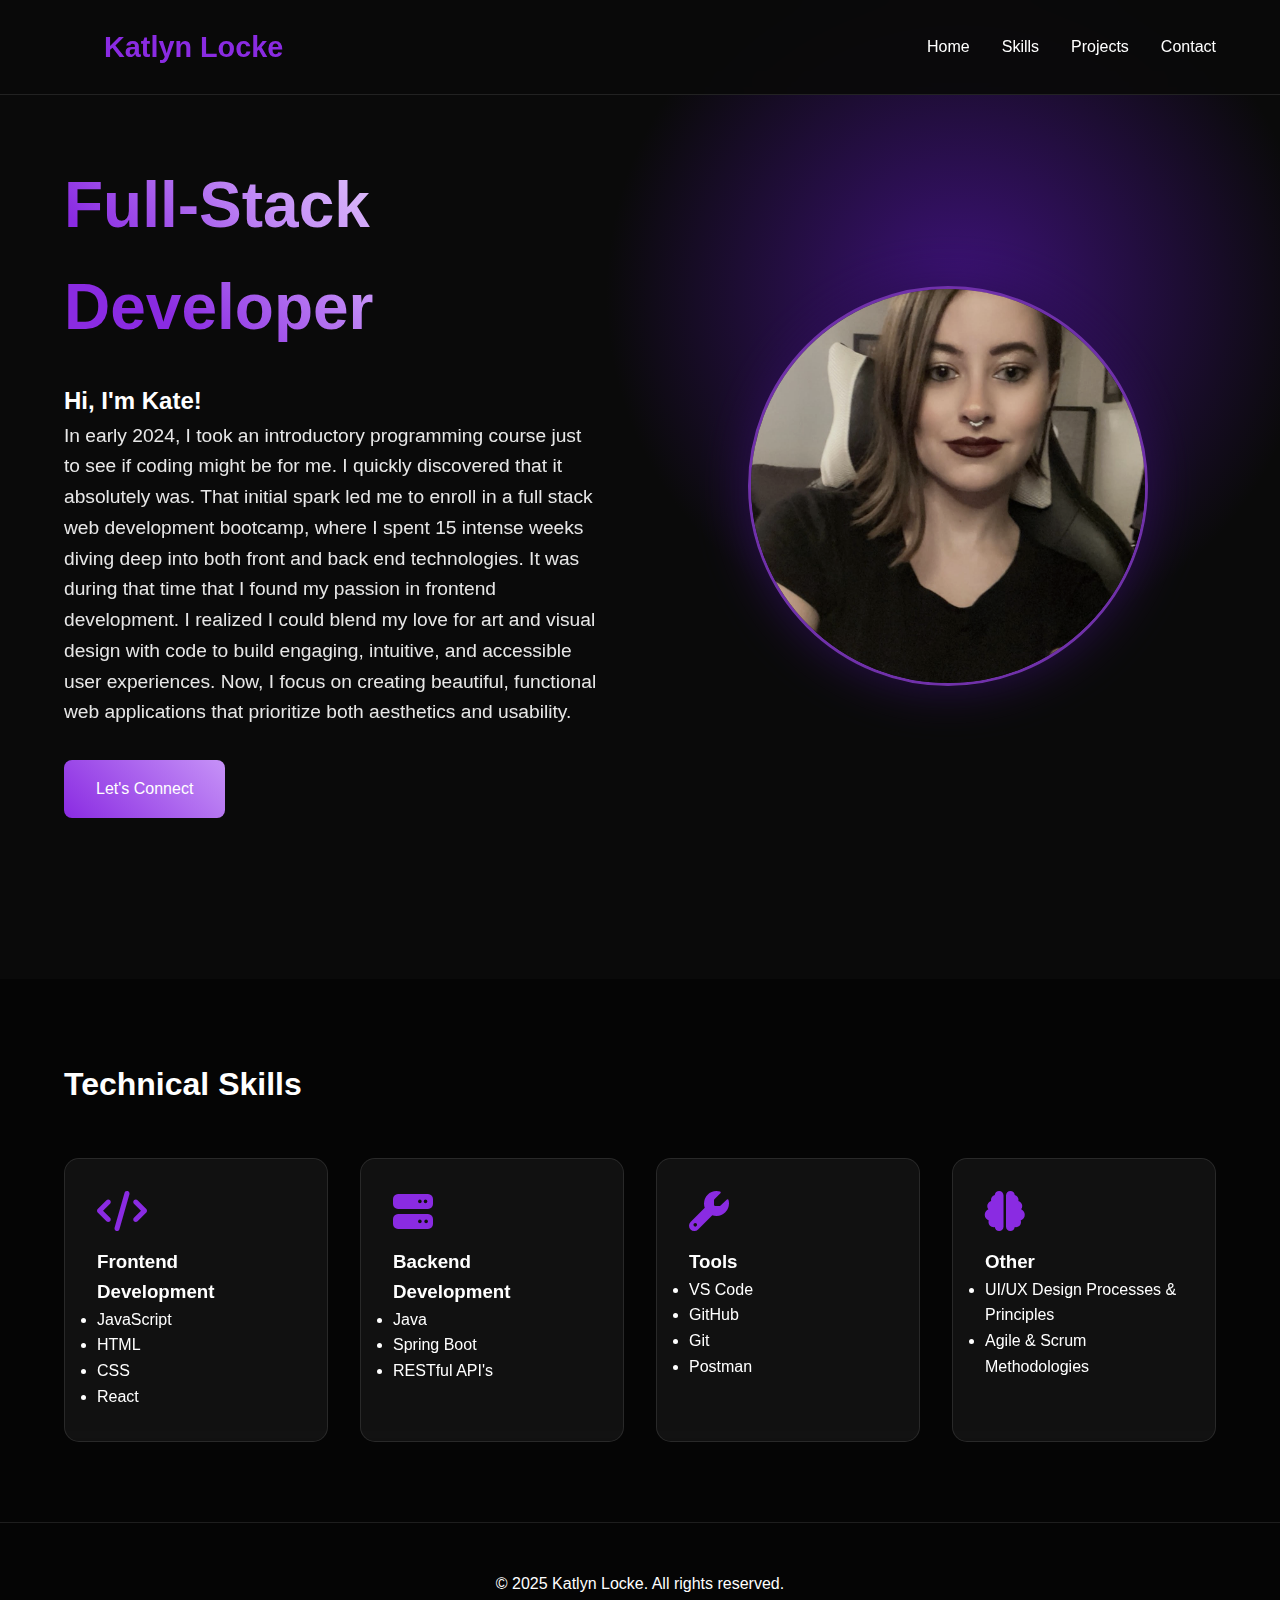
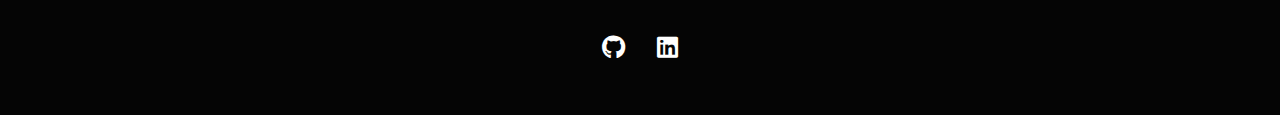
<file: index.html>
<!DOCTYPE html>
<html lang="en">
  <head>
    <meta charset="UTF-8" />
    <meta name="viewport" content="width=device-width, initial-scale=1.0" />
    <title>Portfolio Website</title>
    <link
      rel="stylesheet"
      href="https://cdnjs.cloudflare.com/ajax/libs/font-awesome/6.7.2/css/all.min.css"
      integrity="sha512-Evv84Mr4kqVGRNSgIGL/F/aIDqQb7xQ2vcrdIwxfjThSH8CSR7PBEakCr51Ck+w+/U6swU2Im1vVX0SVk9ABhg=="
      crossorigin="anonymous"
      referrerpolicy="no-referrer"
    />
    <link rel="stylesheet" href="./Styling/index.css" />
  </head>
  <body>
    <!--Navigation-->
    <nav class="navbar">
      <a href="#home" class="logo">Katlyn Locke</a>
      <ul class="nav-links">
        <li><a href="#home">Home</a></li>
        <li><a href="#skills">Skills</a></li>
        <li><a href="#projects">Projects</a></li>
        <li><a href="contact.html">Contact</a></li>
      </ul>
    </nav>

    <!--Hero Section-->
    <section id="home" class="hero">
      <div class="hero-content">
        <h1>Full-Stack Developer</h1>
        <h2>Hi, I'm Kate!</h2>
        <p>
          In early 2024, I took an introductory programming course just to see
          if coding might be for me. I quickly discovered that it absolutely
          was. That initial spark led me to enroll in a full stack web
          development bootcamp, where I spent 15 intense weeks diving deep into
          both front and back end technologies. It was during that time that I
          found my passion in frontend development. I realized I could blend my
          love for art and visual design with code to build engaging, intuitive,
          and accessible user experiences. Now, I focus on creating beautiful,
          functional web applications that prioritize both aesthetics and
          usability.
        </p>
        <a href="contact.html" class="cta-button">Let's Connect</a>
      </div>
      <div class="hero-image">
        <img src="./Images/profilepic.jpg" alt="Profile" class="profile-img" />
      </div>
    </section>

    <!--Skills-->
    <section id="skills" class="skills">
      <h2 class="skills-header">Technical Skills</h2>
      <div class="skills-grid">
        <div class="skill-card">
          <i class="fa-solid fa-code"></i>
          <h3>Frontend Development</h3>
          <ul>
            <li class="skill-item">JavaScript</li>
            <li class="skill-item">HTML</li>
            <li class="skill-item">CSS</li>
            <li class="skill-item">React</li>
          </ul>
        </div>
        <div class="skill-card">
          <i class="fa-solid fa-server"></i>
          <h3>Backend Development</h3>
          <ul>
            <li class="skill-item">Java</li>
            <li class="skill-item">Spring Boot</li>
            <li class="skill-item">RESTful API's</li>
          </ul>
        </div>
        <div class="skill-card">
          <i class="fa-solid fa-wrench"></i>
          <h3>Tools</h3>
          <ul>
            <li class="skill-item">VS Code</li>
            <li class="skill-item">GitHub</li>
            <li class="skill-item">Git</li>
            <li class="skill-item">Postman</li>
          </ul>
        </div>
        <div class="skill-card">
          <i class="fa-solid fa-brain"></i>
          <h3>Other</h3>
          <ul>
            <li class="skill-item">UI/UX Design Processes & Principles</li>
            <li class="skill-item">Agile & Scrum Methodologies</li>
          </ul>
        </div>
      </div>
    </section>

    <!--Footer-->
    <footer>
      <p>&copy; 2025 Katlyn Locke. All rights reserved.</p>
      <div class="social-links">
        <a href="https://github.com/klocke1028"
          ><i class="fa-brands fa-github"></i
        ></a>
        <a href="https://www.linkedin.com/in/katlyn-locke-6276452b0/"
          ><i class="fa-brands fa-linkedin"></i
        ></a>
      </div>
    </footer>

    <script src="script.js"></script>
  </body>
</html>
</file>
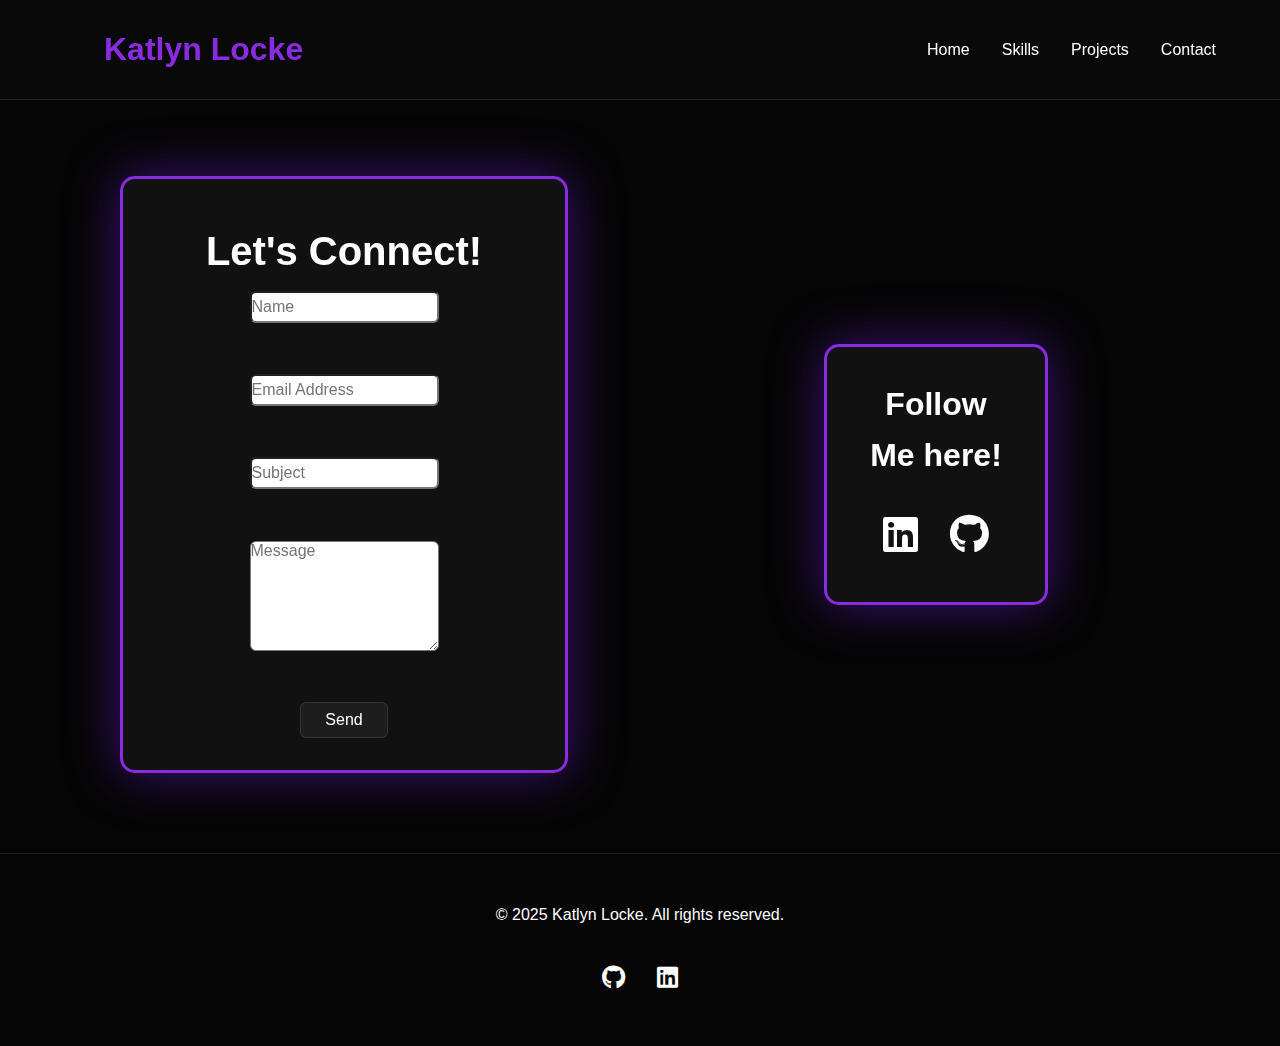
<file: contact.html>
<!DOCTYPE html>
<html lang="en">
  <head>
    <meta charset="UTF-8" />
    <meta name="viewport" content="width=device-width, initial-scale=1.0" />
    <title>Contact Page</title>
    <link
      rel="stylesheet"
      href="https://cdnjs.cloudflare.com/ajax/libs/font-awesome/6.7.2/css/all.min.css"
      integrity="sha512-Evv84Mr4kqVGRNSgIGL/F/aIDqQb7xQ2vcrdIwxfjThSH8CSR7PBEakCr51Ck+w+/U6swU2Im1vVX0SVk9ABhg=="
      crossorigin="anonymous"
      referrerpolicy="no-referrer"
    />
    <link rel="stylesheet" href="./Styling/contact.css" />
  </head>
  <body>
    <!--Navigation-->
    <nav class="navbar">
      <a href="index.html" class="logo">Katlyn Locke</a>
      <div class="hamburger">
        <i class="fa-solid fa-bars"></i>
      </div>
      <ul class="nav-links">
        <li><a href="index.html">Home</a></li>
        <li><a href="#skills">Skills</a></li>
        <li><a href="#projects">Projects</a></li>
        <li><a href="contact.html">Contact</a></li>
      </ul>
    </nav>

    <!--Contact Info-->
    <section id="contact" class="contact">
      <div class="contact-grid">
        <div class="email-card">
          <h2 class="email-header">Let's Connect!</h2>
          <form
            class="email-form"
            action="mailto:katlynlocke1028@gmail.com"
            method="post"
            enctype="text/plain"
          >
            <input
              class="email-input"
              type="text"
              id="name"
              name="name"
              placeholder="Name"
            /><br /><br />
            <input
              class="email-input"
              type="email"
              id="email"
              name="email"
              placeholder="Email Address"
            /><br /><br />
            <input
              class="email-input"
              type="text"
              id="subject"
              name="subject"
              placeholder="Subject"
            /><br /><br />
            <textarea
              class="message-input"
              id="message"
              name="message"
              rows="6"
              cols="50"
              placeholder="Message"
            ></textarea
            ><br /><br />
            <input class="send-button" type="submit" value="Send" />
          </form>
        </div>
        <div class="social-card">
          <h2 class="social-header">Follow Me here!</h2>
          <div class="social-links">
            <a href="https://www.linkedin.com/in/katlyn-locke-6276452b0/"
              ><i class="fa-brands fa-linkedin"></i
            ></a>
            <a href="https://github.com/klocke1028"
              ><i class="fa-brands fa-github"></i
            ></a>
          </div>
        </div>
      </div>
    </section>

    <!--Footer-->
    <footer>
      <p>&copy; 2025 Katlyn Locke. All rights reserved.</p>
      <div class="social-links">
        <a href="https://github.com/klocke1028"
          ><i class="fa-brands fa-github"></i
        ></a>
        <a href="https://www.linkedin.com/in/katlyn-locke-6276452b0/"
          ><i class="fa-brands fa-linkedin"></i
        ></a>
      </div>
    </footer>
    <script src="script.js"></script>
  </body>
</html>
</file>
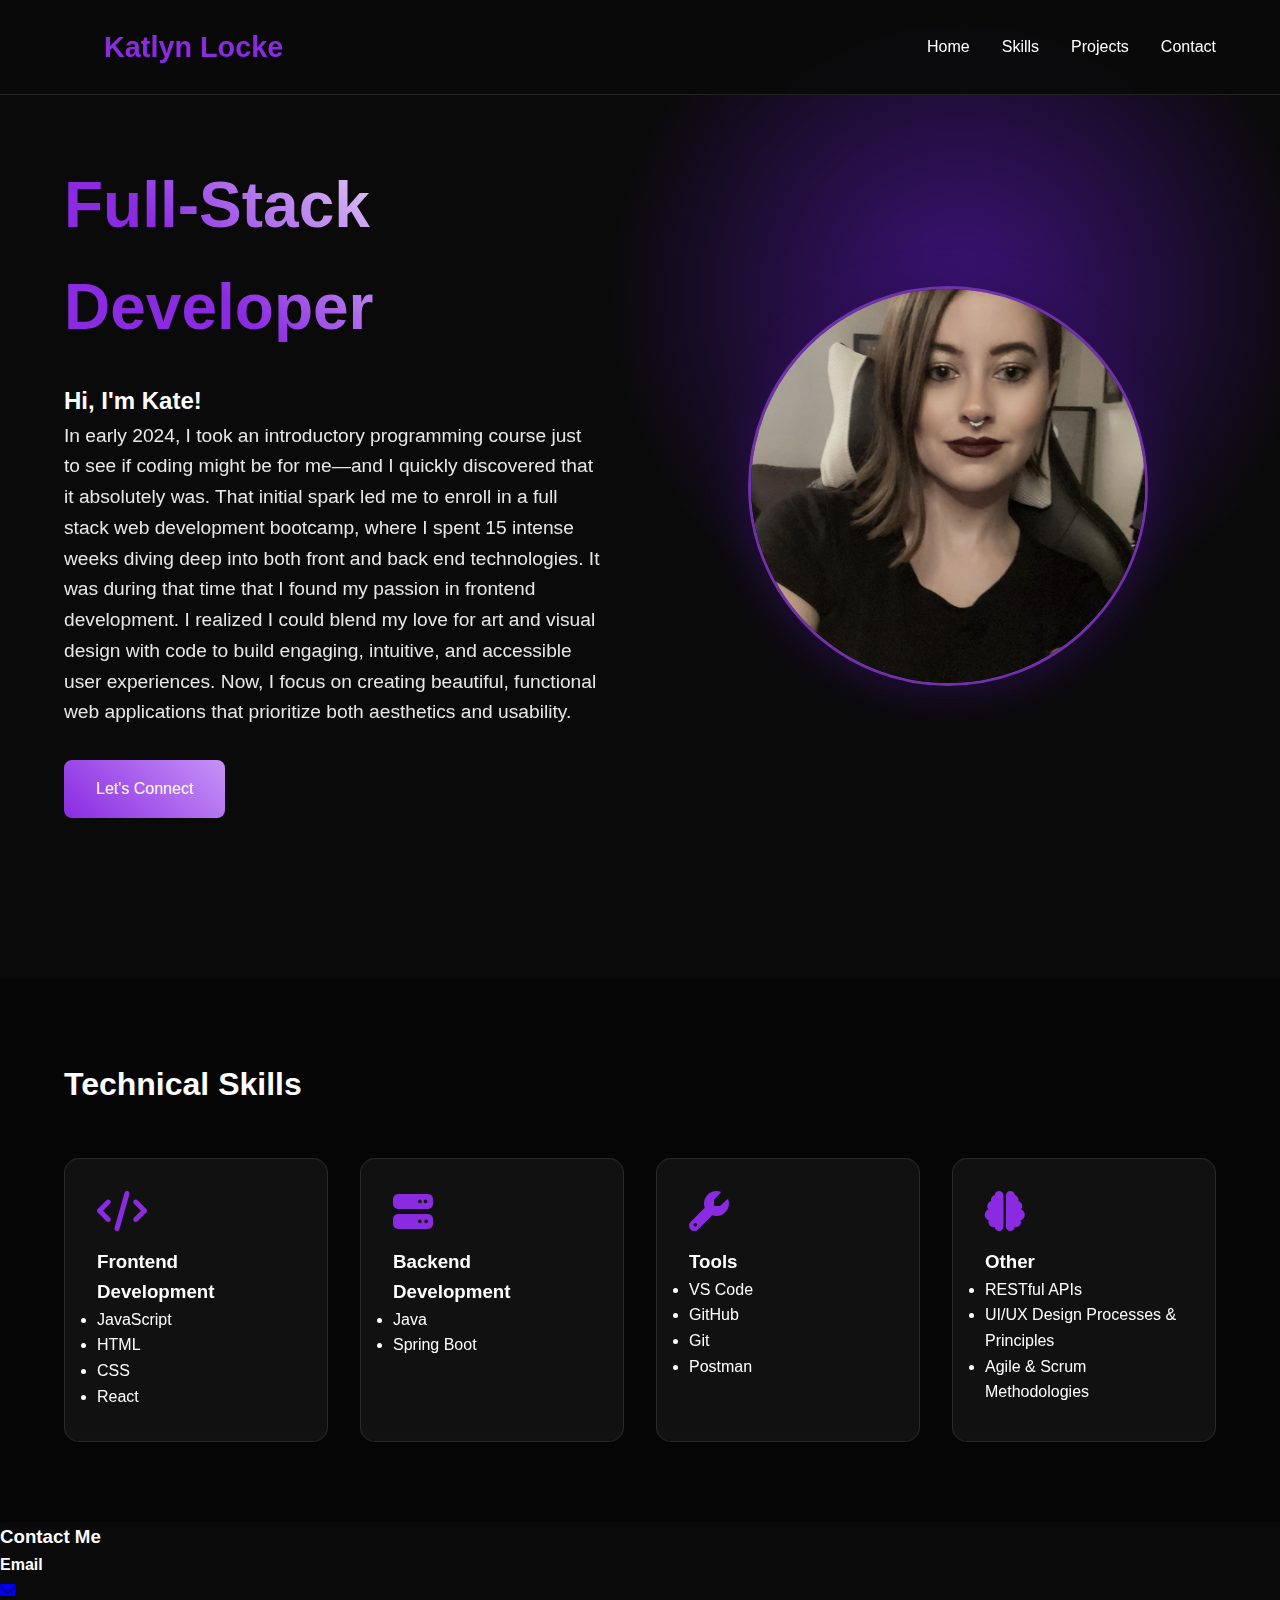
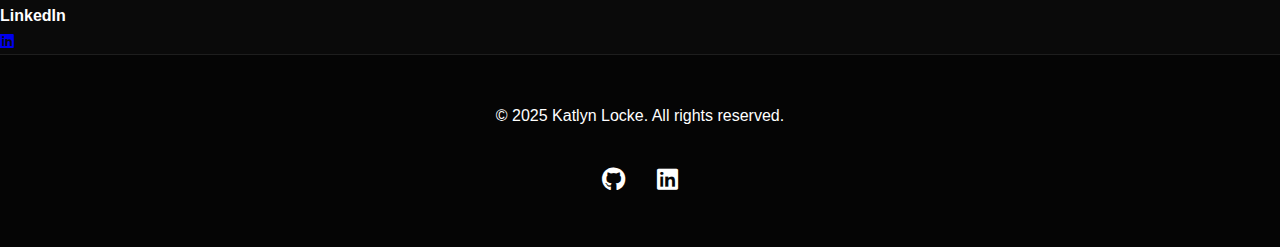
<file: indext.html>
<!DOCTYPE html>
<html lang="en">
  <head>
    <meta charset="UTF-8" />
    <meta name="viewport" content="width=device-width, initial-scale=1.0" />
    <title>Portfolio Website</title>
    <link
      rel="stylesheet"
      href="https://cdnjs.cloudflare.com/ajax/libs/font-awesome/6.7.2/css/all.min.css"
      integrity="sha512-Evv84Mr4kqVGRNSgIGL/F/aIDqQb7xQ2vcrdIwxfjThSH8CSR7PBEakCr51Ck+w+/U6swU2Im1vVX0SVk9ABhg=="
      crossorigin="anonymous"
      referrerpolicy="no-referrer"
    />
    <link rel="stylesheet" href="./Styling/styles.css" />
  </head>
  <body>
    <!--Navigation-->
    <nav class="navbar">
      <a href="#home" class="logo">Katlyn Locke</a>
      <ul class="nav-links">
        <li><a href="#home">Home</a></li>
        <li><a href="#skills">Skills</a></li>
        <li><a href="#projects">Projects</a></li>
        <li><a href="contact.html">Contact</a></li>
      </ul>
    </nav>

    <!--Hero Section-->
    <section id="home" class="hero">
      <div class="hero-content">
        <h1>Full-Stack Developer</h1>
        <h2>Hi, I'm Kate!</h2>
        <p>
          In early 2024, I took an introductory programming course just to see
          if coding might be for me—and I quickly discovered that it absolutely
          was. That initial spark led me to enroll in a full stack web
          development bootcamp, where I spent 15 intense weeks diving deep into
          both front and back end technologies. It was during that time that I
          found my passion in frontend development. I realized I could blend my
          love for art and visual design with code to build engaging, intuitive,
          and accessible user experiences. Now, I focus on creating beautiful,
          functional web applications that prioritize both aesthetics and
          usability.
        </p>
        <a href="#contact" class="cta-button">Let's Connect</a>
      </div>
      <div class="hero-image">
        <img src="./Images/profilepic.jpg" alt="Profile" class="profile-img" />
      </div>
    </section>

    <!--Skills-->
    <section id="skills" class="skills">
      <h2 class="skills-header">Technical Skills</h2>
      <div class="skills-grid">
        <div class="skill-card">
          <i class="fa-solid fa-code"></i>
          <h3>Frontend Development</h3>
          <ul>
            <li class="skill-item">JavaScript</li>
            <li class="skill-item">HTML</li>
            <li class="skill-item">CSS</li>
            <li class="skill-item">React</li>
          </ul>
        </div>
        <div class="skill-card">
          <i class="fa-solid fa-server"></i>
          <h3>Backend Development</h3>
          <ul>
            <li class="skill-item">Java</li>
            <li class="skill-item">Spring Boot</li>
          </ul>
        </div>
        <div class="skill-card">
          <i class="fa-solid fa-wrench"></i>
          <h3>Tools</h3>
          <ul>
            <li class="skill-item">VS Code</li>
            <li class="skill-item">GitHub</li>
            <li class="skill-item">Git</li>
            <li class="skill-item">Postman</li>
          </ul>
        </div>
        <div class="skill-card">
          <i class="fa-solid fa-brain"></i>
          <h3>Other</h3>
          <ul>
            <li class="skill-item">RESTful APIs</li>
            <li class="skill-item">UI/UX Design Processes & Principles</li>
            <li class="skill-item">Agile & Scrum Methodologies</li>
          </ul>
        </div>
      </div>
    </section>

    <!--Projects-->

    <!--Contact-->
    <section id="contact" class="contact">
      <h3 class="contact-header">Contact Me</h3>
      <div class="contact-grid">
        <div class="contact-card">
          <h4>Email</h4>
          <a href="mailto:katlynlocke1028@gmail.com"
            ><i class="fa-solid fa-envelope"></i
          ></a>
        </div>
        <div class="contact-card">
          <h4>LinkedIn</h4>
          <a href="https://www.linkedin.com/in/katlyn-locke-6276452b0/"
            ><i class="fa-brands fa-linkedin"></i
          ></a>
        </div>
      </div>
    </section>

    <!--Footer-->
    <footer>
      <p>&copy; 2025 Katlyn Locke. All rights reserved.</p>
      <div class="social-links">
        <a href="#"><i class="fa-brands fa-github"></i></a>
        <a href="#"><i class="fa-brands fa-linkedin"></i></a>
      </div>
    </footer>

    <script src="script.js"></script>
  </body>
</html>
</file>
<file: Styling/index.css>
* {
  margin: 0;
  padding: 0;
  box-sizing: border-box;
  font-family: "Segoe UI", Tahoma, Geneva, Verdana, sans-serif;
}

:root {
  --dark-bg: #0a0a0a;
  --darker-bg: #050505;
  --accent: #8a2be2;
  --accent-glow: #3d1278;
  --text: white;
}

body {
  background-color: var(--dark-bg);
  color: var(--text);
  line-height: 1.6;
  overflow-x: hidden;
}

/*Navigation*/

.navbar {
  position: fixed;
  top: 0;
  width: 100%;
  padding: 1.5rem 5%;
  display: flex;
  justify-content: space-between;
  align-items: center;
  background: rgba(10, 10, 10, 0.95);
  backdrop-filter: blur(10px);
  z-index: 1000;
  border-bottom: 1px solid rgba(255, 255, 255, 0.1);
}

.logo {
  font-size: 1.8rem;
  font-weight: 700;
  color: var(--accent);
  text-decoration: none;
  position: relative;
  padding-left: 2.5rem;
}

.nav-links {
  display: flex;
  gap: 2rem;
  list-style: none;
}

.nav-links a {
  color: var(--text);
  text-decoration: none;
  font-weight: 500;
  transition: all 0.3w ease;
  position: relative;
}

.nav-links a::after {
  content: "";
  position: absolute;
  bottom: -5px;
  left: 0;
  width: 0;
  height: 2px;
  background: var(--accent);
  transition: width 0.3s ease;
}

.nav-links a:hover::after {
  width: 100%;
}

/*Hero Section*/

.hero {
  min-height: 100vh;
  display: flex;
  align-items: center;
  padding: 12% 5%;
  background: radial-gradient(
    circle at 75% 30%,
    var(--accent-glow) 0%,
    transparent 30%
  );
}

.hero-content {
  flex: 1;
  padding-right: 5rem;
}

.hero-image {
  flex: 1;
  text-align: center;
  position: relative;
}

.profile-img {
  width: 400px;
  height: 400px;
  border-radius: 50%;
  object-fit: cover;
  border: 3px solid var(--accent);
  box-shadow: 0 0 50px var(--accent-glow);
  animation: float 3s ease-in-out infinite;
  filter: grayscale(0.4) contrast(1.1);
}

@keyframes float {
  0%,
  100% {
    transform: translateY(0);
  }
  50% {
    transform: translateY(-20px);
  }
}

.hero h1 {
  font-size: 4rem;
  margin-bottom: 1.5rem;
  background: linear-gradient(45deg, var(--accent) 20%, #c692f7 50%, white 90%);
  -webkit-background-clip: text;
  -webkit-text-fill-color: transparent;
}

.hero p {
  font-size: 1.2rem;
  margin-bottom: 2rem;
  opacity: 0.9;
  max-width: 600px;
}

.cta-button {
  display: inline-block;
  padding: 1rem 2rem;
  background: linear-gradient(45deg, var(--accent), #c692f7);
  color: white;
  border-radius: 8px;
  text-decoration: none;
  transition: all 0.3s ease;
  position: relative;
  overflow: hidden;
}

/*Skills*/
.skills {
  padding: 5rem 5%;
  background: var(--darker-bg);
}

.skills-grid {
  display: grid;
  grid-template-columns: repeat(auto-fit, minmax(250px, 1fr));
  gap: 2rem;
  margin-top: 3rem;
}

.skill-card {
  padding: 2rem;
  border-radius: 15px;
  background: rgba(255, 255, 255, 0.05);
  transition: all 0.3s ease;
  border: 1px solid rgba(255, 255, 255, 0.1);
  backdrop-filter: blur(5px);
}

.skill-card:hover {
  transform: translateY(-10px);
  border-color: var(--accent);
  box-shadow: 0 10px 30px var(--accent-glow);
}

.skill-card i {
  font-size: 2.5rem;
  color: var(--accent);
  margin-bottom: 1rem;
}

.skills-header {
  font-size: 2rem;
}

/*Footer*/

footer {
  background: var(--darker-bg);
  padding: 3rem 5%;
  text-align: center;
  border-top: 1px solid rgba(255, 255, 255, 0.1);
}

.social-links {
  margin-top: 2rem;
  display: flex;
  justify-content: center;
  gap: 2rem;
}

.social-links a {
  color: var(--text);
  font-size: 1.5rem;
  transition: all 0.3s ease;
}

.social-links a:hover {
  color: var(--accent);
  transform: translateY(-3px);
}

@media (max-width: 768px) {
  .hero {
    flex-direction: column;
    text-align: center;
    padding-top: 8rem;
  }

  .hero-content {
    padding-right: 0;
    margin-bottom: 3rem;
  }

  .profile-img {
    width: 280px;
    height: 280px;
  }

  .nav-links {
    display: none;
  }

  .logo {
    font-size: 1.5rem;
    padding-left: 2rem;
  }
}
</file>
<file: Styling/contact.css>
* {
  margin: 0;
  padding: 0;
  box-sizing: border-box;
  font-family: "Segoe UI", Tahoma, Geneva, Verdana, sans-serif;
}

:root {
  --dark-bg: #0a0a0a;
  --darker-bg: #050505;
  --accent: #8a2be2;
  --accent-glow: #3d1278;
  --text: white;
}

body {
  background-color: var(--dark-bg);
  color: var(--text);
  line-height: 1.6;
  overflow-x: hidden;
}

/*Navigation*/

.navbar {
  position: fixed;
  top: 0;
  width: 100%;
  padding: 1.5rem 5%;
  display: flex;
  justify-content: space-between;
  align-items: center;
  background: rgba(10, 10, 10, 0.95);
  backdrop-filter: blur(10px);
  z-index: 1000;
  border-bottom: 1px solid rgba(255, 255, 255, 0.1);
}

.logo {
  font-size: 2rem;
  font-weight: 700;
  color: var(--accent);
  text-decoration: none;
  position: relative;
  padding-left: 2.5rem;
}

.nav-links {
  display: flex;
  gap: 2rem;
  list-style: none;
}

.nav-links a {
  color: var(--text);
  text-decoration: none;
  font-weight: 500;
  transition: all 0.3s ease;
  position: relative;
}

.nav-links a::after {
  content: "";
  position: absolute;
  bottom: -5px;
  left: 0;
  width: 0;
  height: 2px;
  background: var(--accent);
  transition: width 0.3s ease;
}

.nav-links a:hover::after {
  width: 100%;
}

.hamburger {
  display: none;
  font-size: 1.8rem;
  cursor: pointer;
}

/*Contact Info*/

.contact {
  padding: 5rem 5%;
  background: var(--darker-bg);
}

.contact-grid {
  display: grid;
  grid-template-columns: repeat(auto-fit, minmax(250px, 1fr));
  gap: 2rem;
  margin-top: 3rem;
  padding-top: 3rem;
  justify-items: center;
  align-items: center;
}

.email-card {
  padding: 2rem;
  border-radius: 15px;
  background: rgba(255, 255, 255, 0.05);
  transition: all 0.3s ease;
  border: 3px solid var(--accent);
  box-shadow: 0 0 50px var(--accent-glow);
  backdrop-filter: blur(5px);
  width: 80%;
}

.email-header {
  font-size: 2.5rem;
  padding-top: 0.5rem;
  padding-bottom: 0.5rem;
  text-align: center;
}

.email-form {
  display: flex;
  flex-direction: column;
  align-items: center;
  width: 100%;
}

.email-input {
  border-radius: 6px;
  height: 2rem;
  font-size: 1rem;
  width: 50%;
}

.message-input {
  border-radius: 6px;
  font-size: 1rem;
  width: 50%;
}

.send-button {
  display: inline-block;
  padding: 0.5rem 1.5rem;
  border-radius: 6px;
  background: rgba(255, 255, 255, 0.05);
  transition: all 0.3s ease;
  border: 1px solid rgba(255, 255, 255, 0.1);
  color: var(--text);
  font-size: 1rem;
  position: relative;
  overflow: hidden;
}

.send-button:hover {
  transform: translateY(-10px);
  border-color: var(--accent);
  box-shadow: 0 10px 30px var(--accent-glow);
}

.social-card {
  padding: 2rem;
  border-radius: 15px;
  background: rgba(255, 255, 255, 0.05);
  transition: all 0.3s ease;
  border: 3px solid var(--accent);
  box-shadow: 0 0 50px var(--accent-glow);
  backdrop-filter: blur(5px);
  width: 40%;
}

.social-card i {
  font-size: 2.5rem;
  color: var(--text);
  margin-bottom: 1rem;
}

.social-header {
  text-align: center;
  font-size: 2rem;
}

.social-links {
  margin-top: 2rem;
  display: flex;
  justify-content: center;
  gap: 2rem;
}

footer {
  background: var(--darker-bg);
  padding: 3rem 5%;
  text-align: center;
  border-top: 1px solid rgba(255, 255, 255, 0.1);
}

.social-links a {
  color: var(--text);
  font-size: 1.5rem;
  transition: all 0.3s ease;
}

.social-links a:hover {
  color: var(--accent);
  transform: translateY(-3px);
}

@media (max-width: 768px) {
  .nav-links {
    flex-direction: column;
    position: absolute;
    top: 100%;
    left: 0;
    right: 0;
    background-color: rgba(10, 10, 10, 0.8);
    display: none;
    box-shadow: 0 2px 5px rgba(0, 0, 0, 0.1);
  }

  .nav-links.active {
    display: flex;
  }
  .hamburger {
    display: block;
  }

  .logo {
    padding-left: 0;
    font-size: 1.5rem;
  }

  .contact {
    padding: 3rem 5%;
  }

  .contact-grid {
    margin-top: 2rem;
    padding-top: 2rem;
    gap: 1.5rem;
  }

  .contact-card {
    width: 100%;
    padding: 1.5rem;
  }

  .email-header,
  .social-header {
    font-size: 1.5rem;
  }

  .email-input,
  .message-input {
    width: 100%;
  }

  .send-button {
    width: 100%;
    text-align: center;
  }

  footer {
    padding: 2rem 5%;
  }
}
</file>
<file: Styling/styles.css>
* {
  margin: 0;
  padding: 0;
  box-sizing: border-box;
  font-family: "Segoe UI", Tahoma, Geneva, Verdana, sans-serif;
}

:root {
  --dark-bg: #0a0a0a;
  --darker-bg: #050505;
  --accent: #8a2be2;
  --accent-glow: #3d1278;
  --text: white;
}

body {
  background-color: var(--dark-bg);
  color: var(--text);
  line-height: 1.6;
  overflow-x: hidden;
}

/*Navigation*/

.navbar {
  position: fixed;
  top: 0;
  width: 100%;
  padding: 1.5rem 5%;
  display: flex;
  justify-content: space-between;
  align-items: center;
  background: rgba(10, 10, 10, 0.95);
  backdrop-filter: blur(10px);
  z-index: 1000;
  border-bottom: 1px solid rgba(255, 255, 255, 0.1);
}

.logo {
  font-size: 1.8rem;
  font-weight: 700;
  color: var(--accent);
  text-decoration: none;
  position: relative;
  padding-left: 2.5rem;
}

.nav-links {
  display: flex;
  gap: 2rem;
  list-style: none;
}

.nav-links a {
  color: var(--text);
  text-decoration: none;
  font-weight: 500;
  transition: all 0.3w ease;
  position: relative;
}

.nav-links a::after {
  content: "";
  position: absolute;
  bottom: -5px;
  left: 0;
  width: 0;
  height: 2px;
  background: var(--accent);
  transition: width 0.3s ease;
}

.nav-links a:hover::after {
  width: 100%;
}

/*Hero Section*/

.hero {
  min-height: 100vh;
  display: flex;
  align-items: center;
  padding: 12% 5%;
  background: radial-gradient(
    circle at 75% 30%,
    var(--accent-glow) 0%,
    transparent 30%
  );
}

.hero-content {
  flex: 1;
  padding-right: 5rem;
}

.hero-image {
  flex: 1;
  text-align: center;
  position: relative;
}

.profile-img {
  width: 400px;
  height: 400px;
  border-radius: 50%;
  object-fit: cover;
  border: 3px solid var(--accent);
  box-shadow: 0 0 50px var(--accent-glow);
  animation: float 3s ease-in-out infinite;
  filter: grayscale(0.4) contrast(1.1);
}

@keyframes float {
  0%,
  100% {
    transform: translateY(0);
  }
  50% {
    transform: translateY(-20px);
  }
}

.hero h1 {
  font-size: 4rem;
  margin-bottom: 1.5rem;
  background: linear-gradient(45deg, var(--accent) 30%, #ffffff 80%);
  -webkit-background-clip: text;
  -webkit-text-fill-color: transparent;
}

.hero p {
  font-size: 1.2rem;
  margin-bottom: 2rem;
  opacity: 0.9;
  max-width: 600px;
}

.cta-button {
  display: inline-block;
  padding: 1rem 2rem;
  background: linear-gradient(45deg, var(--accent), #c692f7);
  color: white;
  border-radius: 8px;
  text-decoration: none;
  transition: all 0.3s ease;
  position: relative;
  overflow: hidden;
}

/*Skills*/
.skills {
  padding: 5rem 5%;
  background: var(--darker-bg);
}

.skills-grid {
  display: grid;
  grid-template-columns: repeat(auto-fit, minmax(250px, 1fr));
  gap: 2rem;
  margin-top: 3rem;
}

.skill-card {
  padding: 2rem;
  border-radius: 15px;
  background: rgba(255, 255, 255, 0.05);
  transition: all 0.3s ease;
  border: 1px solid rgba(255, 255, 255, 0.1);
  backdrop-filter: blur(5px);
}

.skill-card:hover {
  transform: translateY(-10px);
  border-color: var(--accent);
  box-shadow: 0 10px 30px var(--accent-glow);
}

.skill-card i {
  font-size: 2.5rem;
  color: var(--accent);
  margin-bottom: 1rem;
}

.skills-header {
  font-size: 2rem;
}

.skill-item {
}

/*Footer*/

footer {
  background: var(--darker-bg);
  padding: 3rem 5%;
  text-align: center;
  border-top: 1px solid rgba(255, 255, 255, 0.1);
}

.social-links {
  margin-top: 2rem;
  display: flex;
  justify-content: center;
  gap: 2rem;
}

.social-links a {
  color: var(--text);
  font-size: 1.5rem;
  transition: all 0.3s ease;
}

.social-links a:hover {
  color: var(--accent);
  transform: translateY(-3px);
}

@media (max-width: 768px) {
  .hero {
    flex-direction: column;
    text-align: center;
    padding-top: 8rem;
  }

  .hero-content {
    padding-right: 0;
    margin-bottom: 3rem;
  }

  .profile-img {
    width: 280px;
    height: 280px;
  }

  .nav-links {
    display: none;
  }

  .logo {
    font-size: 1.5rem;
    padding-left: 2rem;
  }
}
</file>
